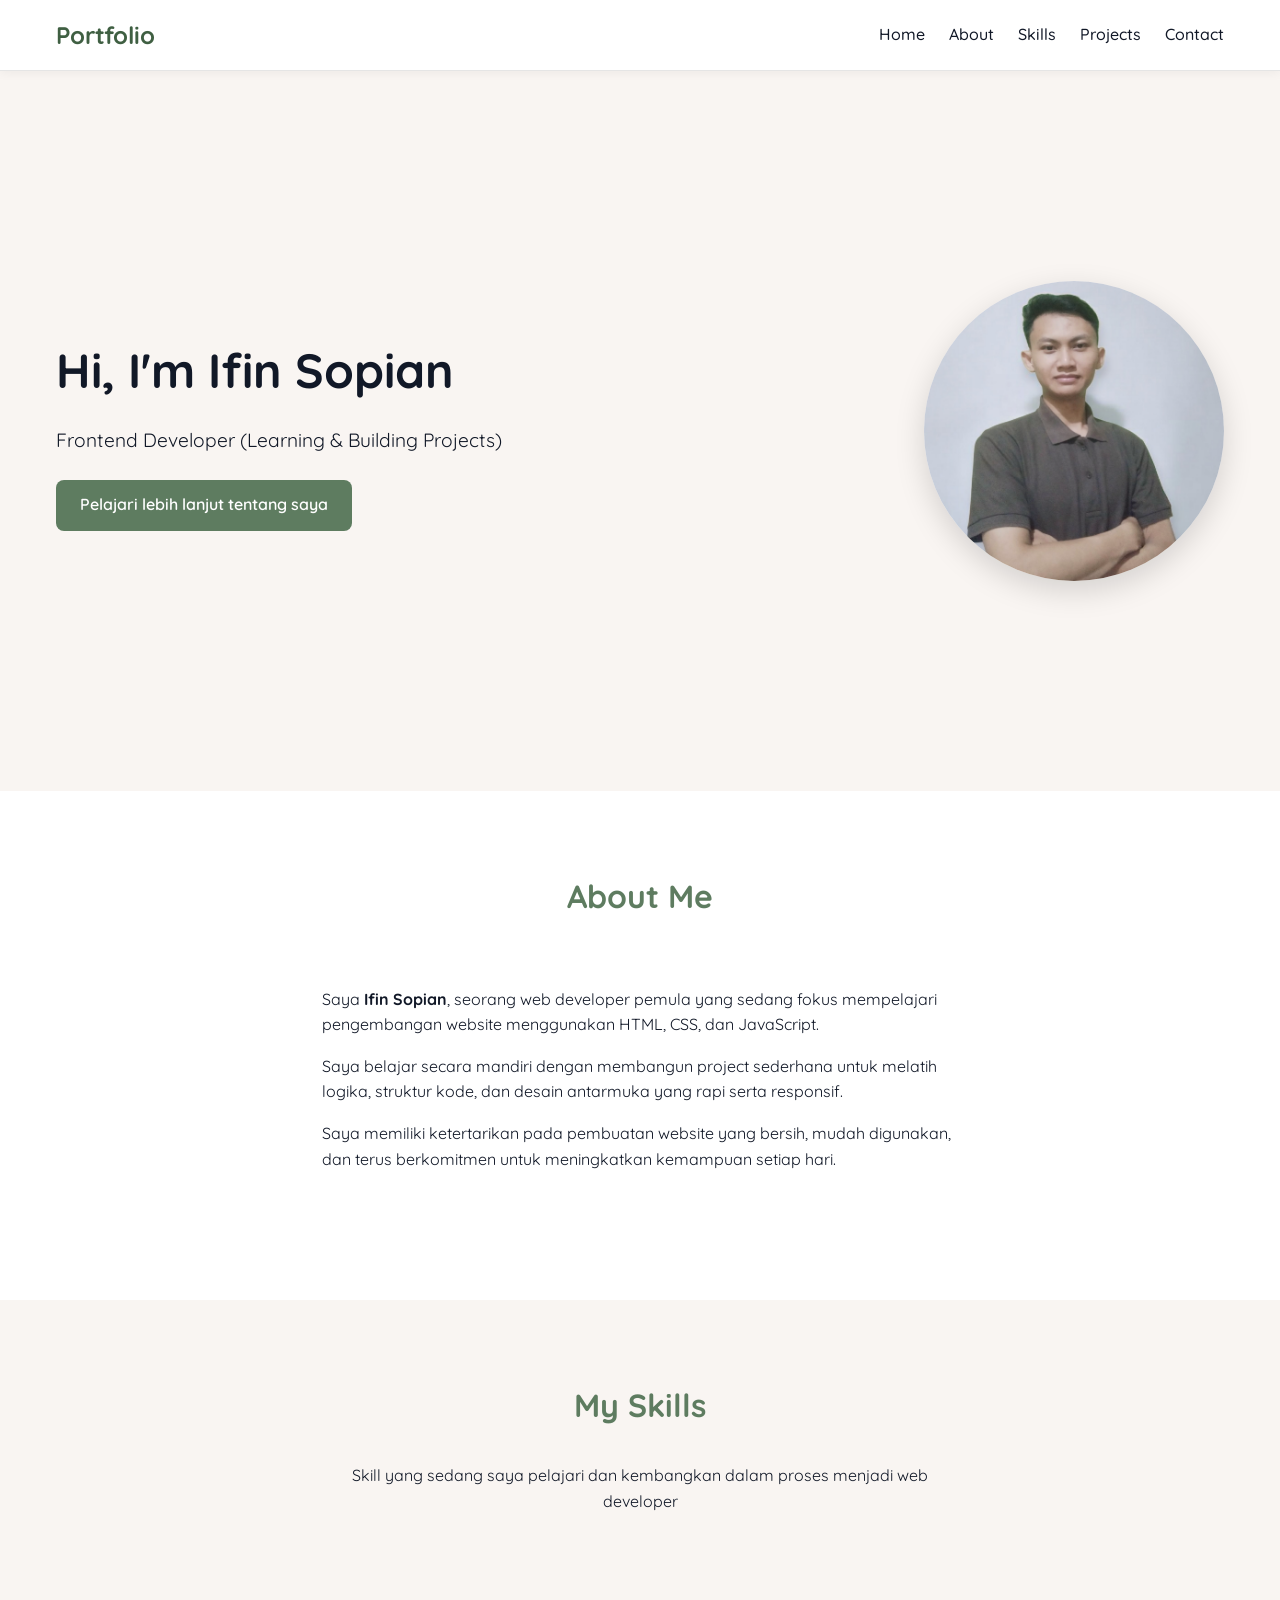
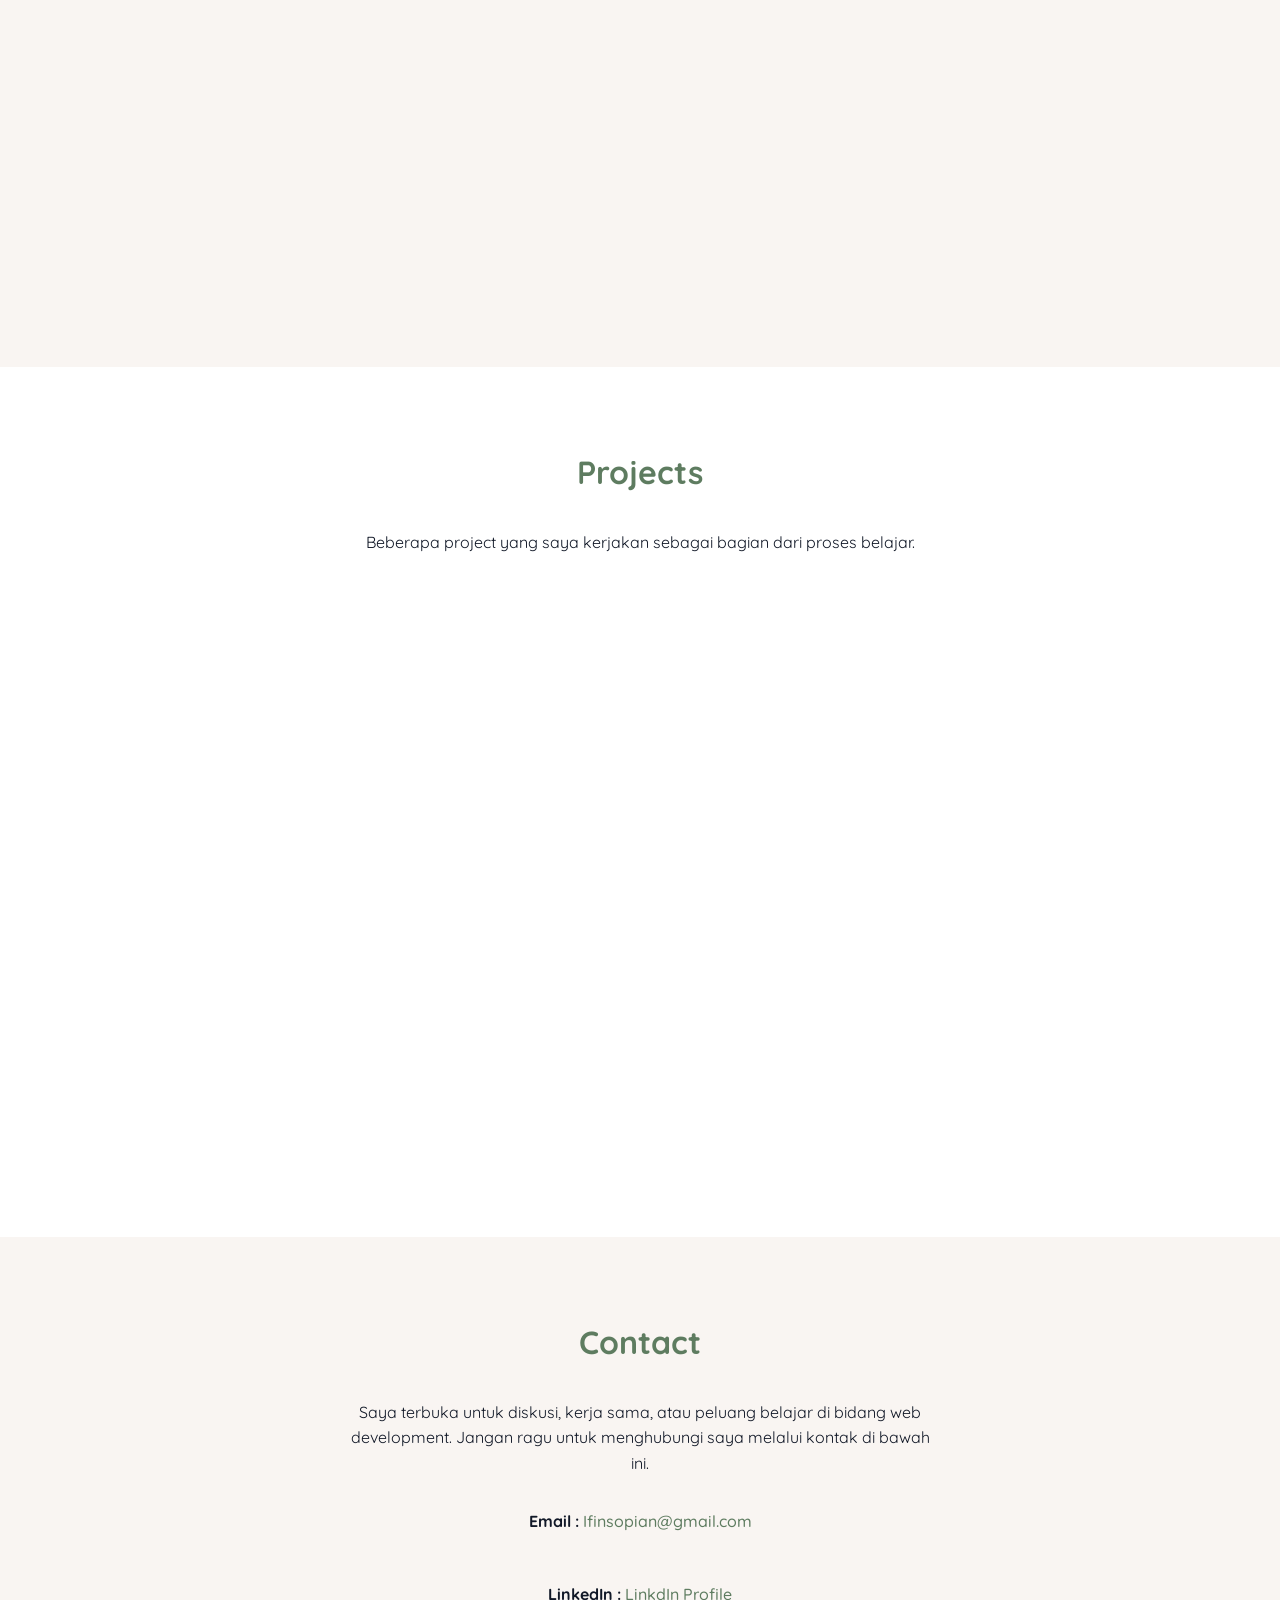
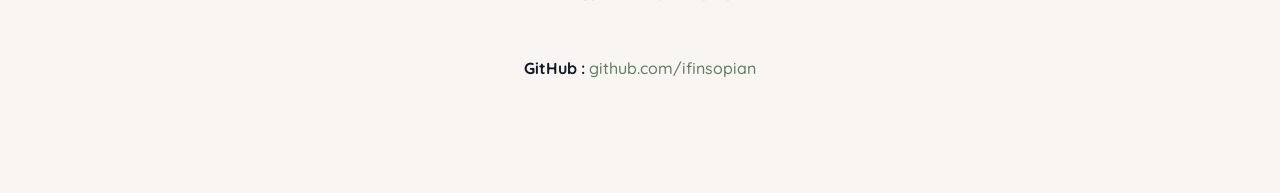
<file: index.html>
<!DOCTYPE html>
<html lang="id">
<head>
	<meta charset="utf-8">
	<meta name="viewport" content="width=device-width, initial-scale=1">
	<title>Ifin Sopian | Frontend Developer Portfolio</title>
	
	<!-- SEO -->
    <meta name="author" content="ifin sopian">
	<meta name="keywords" content="Frontend Developer, HTML CSS JavaScript, Web Developer Portfolio.">

    <!-- Favicon -->
    <link rel="icon" type="image/png" sizes="32x32" href="assets/icons/favicon.png">
    <link rel="apple-touch-icon" href="assets/icons/favicon.png">

	<!-- css -->
	<link rel="stylesheet" type="text/css" href="assets/css/style.css">
	<link rel="stylesheet" href="https://unpkg.com/aos@next/dist/aos.css" />

	<!-- google font -->
	<link rel="preconnect" href="https://fonts.googleapis.com">
	<link rel="preconnect" href="https://fonts.gstatic.com" crossorigin>
	<link href="https://fonts.googleapis.com/css2?family=Quicksand:wght@300..700&display=swap" rel="stylesheet">

	<!-- Open Graph -->
    <meta property="og:title" content="ifin sopian">
    <meta property="og:description" content="Frontend Developer, HTML CSS JavaScript, Web Developer Portfolio.">
    <meta property="og:image" content="assets/images/og-image.jpg">
    <meta property="og:type" content="website">
    <meta property="og:locale" content="id_ID">
    <meta property="og:url" content="https://ifinsopian.com">
</head>
<body>
	<header class="site-header">
		<div class="container header-container">
			<div class="logo">
				<a href="#hero" class="logo-text">Portfolio</a>
			</div>
			<!-- toggle hamburger menu-->
			<button class="nav-toggle" aria-label="toggle navigation">
				<span></span>
				<span></span>
				<span></span>
			</button>
			<!-- batas toggle -->
			<nav class="nav" aria-label="Main Navigation" >
				<!-- screen reader bisa membedakan jika ada 2 nav -->
				<ul class="nav-list">
					<li><a href="#hero">Home</a></li>
					<li><a href="#about">About</a></li>
					<li><a href="#skills">Skills</a></li>
					<li><a href="#projects">Projects</a></li>
					<li><a href="#contact">Contact</a></li>
				</ul>
			</nav>
		</div>
	</header>

	<main>
		<section id="hero" class="hero" aria-labelledby="hero-title">
			<div class="container hero-container">

				<div class="hero-text" data-aos="fade-up" data-aos-duration="300">
					<h1 class="title" id="hero-title">Hi, I'm <span>Ifin Sopian</span></h1>

					<p class="subtitle">Frontend Developer (Learning & Building Projects)</p>

					<a href="#about" class="btn-primary">Pelajari lebih lanjut tentang saya</a>
				</div>	

				<div class="hero-image" data-aos="fade-left" data-aos-duration="300">
					<img src="assets/images/hero.png" alt="Foto Ifin Sopian, Frontend Developer" loading="lazy">
				</div>

			</div>
		</section>

		<section id="about" class="about">
			<div class="container about-container">
				<h2 class="section-title">About Me</h2>

				<div class="about-content">
					<p>Saya <strong>Ifin Sopian</strong>, seorang web developer pemula yang sedang fokus mempelajari pengembangan website menggunakan HTML, CSS, dan JavaScript.</p>
					<p>Saya belajar secara mandiri dengan membangun project sederhana untuk melatih logika, struktur kode, dan desain antarmuka yang rapi serta responsif.</p>
					<p>Saya memiliki ketertarikan pada pembuatan website yang bersih, mudah digunakan, dan terus berkomitmen untuk meningkatkan kemampuan setiap hari.</p>	
				</div>
			</div>
		</section>

		<section id="skills" class="skills">
			<div class="container skills-container">

				<h2 class="section-title">My Skills</h2>
				<p class="section-description">Skill yang sedang saya pelajari dan kembangkan dalam proses menjadi web developer</p>

				<div class="skills-grid">
					<article class="skill-card" data-aos="fade-right" data-aos-duration="300">
						<h3>HTML</h3>
						<p class="skill-level">Level: Basic - Intermediate</p>
						<ul>
							<li>Menyusun struktur halaman website dengan rapi</li>
							<li>Menggunakan semantic HTML untuk meningkatkan keterbacaan struktur</li>
							<li>Menghubungkan halaman dan section menggunakan anchor</li>
						</ul>
					</article>

					<article class="skill-card" data-aos="fade-up" data-aos-duration="300">
						<h3>CSS</h3>
						<p class="skill-level">Level: Basic - Intermediate</p>
						<ul>
							<li>Mengatur layout menggunakan Flexbox</li>
							<li>Membuat tampilan website yang responsif</li>
							<li>Menerapkan hover, transition, dan styling dasar antarmuka</li>
						</ul>	
					</article>

					<article class="skill-card" data-aos="fade-left" data-aos-duration="300">
						<h3>JavaScript</h3>
						<p class="skill-level">Level: Basic - Intermediate</p>
						<ul>
							<li>Melakukan manipulasi DOM sederhana</li>
							<li>Menggunakan event dasar seperti click</li>
							<li>Menerapkan logika sederhana untuk interaksi pengguna</li>
						</ul>
					</article>
				</div>

			</div>
		</section>

		<section id="projects" class="projects">
			<div class="container projects-container">

				<h2 class="section-title">Projects</h2>
				<p class="section-description">Beberapa project yang saya kerjakan sebagai bagian dari proses belajar.</p>

				<div class="project-grid">
				<article class="project-card" data-aos="zoom-in" data-aos-duration="300">
					<div class="project-image">
						<img src="assets/images/projects/my-portfolio.png" alt="Personal Portfolio Website" loading="lazy">
					</div>

					<div class="project-content">
						<h3>Personal Portfolio Website</h3>
						<p class="project-status">Status: In Progress</p>

						<p>Website portfolio pribadi yang saya bangun dari nol menggunakan HTML dan CSS untuk melatih struktur halaman, layout, dan tampilan responsif.</p>
						<p><strong>Tech Stack:</strong> HTML, CSS, JavaScript</p>
					</div>
				</article>

				<article class="project-card" data-aos="zoom-in" data-aos-duration="300">
					<div class="project-image">
						<img src="assets/images/projects/startupx-landing-page.png" alt="Startupx-Landing-Page" loading="lazy">
					</div>

					<div class="project-content">
						<h3>Startupx Landing Page</h3>
						<p class="project-status">Status: In Progress</p>

						<p>StartUpX adalah landing page startup modern yang dibuat menggunakan HTML, CSS, dan JavaScript dengan desain responsif dan tampilan UI yang bersih.</p>
						<p><strong>Tech Stack:</strong> HTML, CSS, JavaScript</p>
					</div>
				</article>
				</div>

			</div>
		</section>

		<section id="contact" class="contact">
			<div class="container contact-container">
				<h2 class="section-title">Contact</h2>
				<p>Saya terbuka untuk diskusi, kerja sama, atau peluang belajar di bidang web development. Jangan ragu untuk menghubungi saya melalui kontak di bawah ini.</p>

				<address class="contact-info">
					<p>
						<strong>Email :</strong>
						<a href="mailto:ifinsopian@gmail.com">Ifinsopian@gmail.com</a>
					</p>
					<p>
						<strong>LinkedIn :</strong>
						<a href="..." target="_blank" rel="noopener noreferrer">LinkdIn Profile</a>
					</p>
					<p>
						<strong>GitHub :</strong>
						<!-- pakai rel kalau link eksternal ada target _blank keamanan dan privacy-->
						<a href="..." target="_blank" rel="noopener noreferrer">github.com/ifinsopian</a>
					</p>
				</address>
			</div>
		</section>
	</main>

	<script>
		const toggle = document.querySelector(".nav-toggle");
		const nav = document.querySelector(".nav-list");

		toggle.addEventListener("click", () => {
			nav.classList.toggle("active");
			toggle.classList.toggle("active");
		});
	</script>
	  <script src="https://unpkg.com/aos@next/dist/aos.js"></script>
  <script>
    AOS.init();
  </script>
</body>
</html>
</file>
<file: assets/css/style.css>
/* CSS BASED */
*,
*::before,
*::after{
	box-sizing: border-box;
}

*{
	margin: 0;
	padding: 0;
}

:root{
	/* warna utama brand = tombol utama, highlight, icon penting, navbar */
    --color-primary: #5e7c60;
    --color-primary-hover: #3f5f42;

    --color-background: #f9f5f2;
    /* permukaan elemen di atas background = card, box, form, container kecil */
    --color-surface: #ffffff;

    --color-text: #111827;
    /* pelengkap = icon, garis dekorasi, badge, hightlight kecil */
    --color-accent: #81c784;

    /* Typography */
    --font-family-base: 'Quicksand', sans-serif;

    /* Spacing */
    --space-xs: 0.5rem;
    --space-sm: 1rem;
    --space-md: 1.5rem;
    --space-lg: 3rem;
    --space-xl: 5rem;

    /* Radius */
    --radius-md: 8px;

    /* Transition */
    --transition-fast: 0.2s ease;
    --transition-normal: 0.3s ease;
}

html{
	scroll-behavior: smooth;
	/*overflow-x: hidden;*/
}

body{
	font-family: var(--font-family-base);
	line-height: 1.6;
	background-color: var(--color-background);
	color: var(--color-text);
	/* tambahan */
	display: flex;
	flex-direction: column;
	overflow-x: hidden;
}

.container{
	width: 100%;
	max-width: 1200px;
	margin-inline: auto;
	padding-inline: var(--space-sm);
}

section{
	padding-block: var(--space-xl);
	/*scroll-margin-top: 70px;*/
}

h1,h2,h3,h4{
	color: inherit;
	font-weight: 700;
}

h1{
	font-size: 3rem;
}

h2{
	font-size: 2rem;
	margin-bottom: var(--space-md);
}

h3{
	font-size: 1.4rem;
	margin-bottom: var(--space-sm);
}

p{
	margin-bottom: var(--space-sm);
}

img{
	max-width: 100%;
	display: block;
	height: auto;
	/* max-width → gambar tidak overflow
	display block → menghilangkan gap bawah */
}

a{
	text-decoration: none;
	color: inherit;
	transition: color var(--transition-fast);
}

.btn-primary{
	display: inline-block;
	padding: 0.8rem 1.5rem;
	background-color: var(--color-primary);
	color: #fff;
	border-radius: var(--radius-md);
	font-weight: 600;
	transition: background-color var(--transition-normal), transform var(--transition-fast);
	cursor: pointer;
}

.btn-primary:hover{
	background-color: var(--color-primary-hover);
	transform: translateY(-2px);
}

input,
textarea,
button,
select{
	font: inherit;
}

ul,
ol{
	list-style: none;
}

button{
	border: none;
	background: none;
	cursor: pointer;
}
/* END CSS BASED */
/* toggle */
.nav-toggle{
	display: none;
	background: none;
	border: none;
	font-size: 1.8rem;
	cursor: pointer;
}

.nav-toggle span{
	display: block;
	width: 25px;
	height: 3px;
	background: #111827;
	margin: 5px 0;
	transition: 0.3s;
	border-radius: 2px;
}

.nav-toggle.active span:nth-child(1){
	transform: rotate(45deg)translate(5px, 5px);
}

.nav-toggle.active span:nth-child(2){
	opacity: 0;
}

.nav-toggle.active span:nth-child(3){
	transform: rotate(-45deg)translate(6px, -6px);
}
/* end toggle */
/*SECTION NAVBAR*/
.logo-text{
	font-size: 1.5rem;
	font-weight: 700;
	color: #3f5f42;
}

.site-header{
	position: sticky;
	top: 0;
	background-color: var(--color-surface);
	z-index: 999;
	border-bottom: 1px solid #e5e5e5;
	box-shadow: 0 2px 10px rgba(0, 0, 0, 0.05);
}

.header-container{
	display: flex;
	justify-content: space-between;
	align-items: center;
	padding-block: var(--space-sm);
}

.nav-list{
	display: flex;
	gap: var(--space-md);
}

.nav-list a{
	font-weight: 500;
	position: relative;
}

.nav-list a:hover{
	color: var(--color-primary);
}

.nav-list a::after{
	content: "";
	position: absolute;
	left: 0;
	bottom: -4px;

	width: 100%;
	height: 2px;

	background-color: var(--color-primary);

	transform: scaleX(0);
	transform-origin: left;
	transition: transform var(--transition-normal);
}

.nav-list a:hover::after{
	transform: scaleX(1);
}

section{
	overflow: hidden;
}
/* END SECTION NAVBAR */

/*SECTION HERO*/
.hero{
	background-color: var(--color-background);
	min-height: 80vh;
	display: flex;
	align-items: center;
	overflow: hidden;
}

.hero-container{
	display: flex;
	align-items: center;
	gap: var(--space-lg);
}

.hero-text{
	flex: 1;
}

.hero-text p{
	margin-bottom: var(--space-md);
	max-width: 500px;
}

.hero-image img{
	width: 300px;
	border-radius: 100%;
	height: auto;
	box-shadow: 0 10px 30px rgba(0, 0, 0, 0.15);
}

.subtitle{
	margin: 1rem 0 2rem;
	font-size: 1.2rem;
}

/* END SECTION HERO */

/* SECTION ABOUT */
.about{
	background-color: var(--color-surface);
}

.about-content{
	max-width: 700px;
	/* ukuran ideal untuk membaca paragraf di web */
	margin: 0 auto;
	text-align: left;
	flex: 1;
	padding: 2rem;
}

/* END SECTION ABOUT */

/* SECTION SKILLS */
.skills{
	background-color: var(--color-background);
}

.section-title{
	text-align: center;
	margin-bottom: 2rem;
	color: var(--color-primary);
}

.section-description{
	text-align: center;
	max-width: 600px;
	margin: 0 auto 3rem;
}

.skills-grid{
	display: grid;
	grid-template-columns: repeat(3,1fr);
	gap: 2rem;
}

.skill-card{
	background-color: white;
	padding: 2rem;
	border-radius: 12px;
	box-shadow: 0 8px 20px rgba(0, 0, 0, 0.08);
	transition: transform 0.2s ease, box-shadow 0.2s ease;
}

.skill-card:hover{
	transform: translateY(-5px);
	box-shadow: 0 15px 35px rgba(0, 0, 0, 0.15);
}

.skill-card h3{
	color: var(--color-primary);
	margin-bottom: 0.5rem;
}

.skill-level{
	font-size: 0.9rem;
	margin-bottom: 1rem;
}

.skill-card ul{
	padding-left: 1.2rem;
}

.skill-card li{
	margin-bottom: 0.5rem;
}
/* END SECTION SKILLS */

/*SECTION PROJECTS*/
.projects{
	background-color: var(--color-surface);
}

.project-grid{
	display: grid;
	grid-template-columns: repeat(2,1fr);
	gap: 2rem;
}

.project-card{	
	align-items: center;

	background-color: var(--color-background);
	padding: 2rem;
	border-radius: 12px;

	box-shadow: 0 8px 20px rgba(0, 0, 0, 0.05);
	transition: transform 0.25s ease, box-shadow 0.25s ease;

	flex-wrap: wrap;
}

.project-image img{
	width: 100%;
	border-radius: 10px;
	display: block;
	margin-bottom: var(--space-sm);
}

.project-content h3{
	margin-top: 0;
}

.project-status{
	color: #5e7c60;
	font-weight: 600;
	margin-bottom: 0.5rem;
}

.project-card:hover{
	transform: translateY(-6px);
	box-shadow: 0 18px 40px rgba(0, 0, 0, 0.1);
}
/* END SECTION PROJECTS */

/*SECTION CONTACT*/
.contact{
	text-align: center;
}

.contact p{
	max-width: 600px;
	margin: 0 auto 2rem;
}

.contact-info{
	display: flex;
	flex-direction: column;
	gap: 1rem;
	align-items: center;

}

.contact-info a{
	color: #5e7c60;
	text-decoration: none;
	font-weight: 500;
	transition: color 0.2s ease;
}

.contact-info a:hover{
	color: #3f5f42;
	text-decoration: underline;
}

.contact-info{
	font-style: normal;
}
/* END SECTION CONTACT */

/* RESPONSIVE */

@media (max-width: 768px){
	.header-container{
		display: flex;
		align-items: center;
	}
	.nav-toggle{
		display: block;
		margin-left: auto;
	}

	.nav-list{
		display: none;
		position: absolute;
		width: 100%;
		top: 100%;
		left: 0;
		width: 100%;
		left: 0;
		background: #fff;
		padding: 1rem 0;
		box-shadow: 0 10px 20px rgba(0, 0, 0, 0.08);
	}

	.nav-list a{
		display: block;
		width: 100%;
		text-align: center;
		padding: 0.8rem 0;
	}
	.nav-list.active{
		display: block;
	}
	.nav-list ul{
		flex-direction: column;
		gap: 1rem;
		align-items: center;
	}
	/*hero*/
	.hero-container{
		flex-direction: column-reverse;
		text-align: center;
	}
	.hero-image img{
		width: 220px;
	}
	.hero-text{
		max-width: 100%;
	}

	/* skills */
	.skills-grid{
		grid-template-columns: 1fr;
	}

	/* projects */
	.project-grid{
		grid-template-columns: 1fr;
	}
	.project-card{
		flex-direction: column;
		text-align: center;
	}
	.project-image img{
		max-width: 100%;
	}
}

@media (max-width: 576px){
/*KECILKAN FONT DAN SPASI*/
	/*hero*/
h1{
	font-size: 2.2rem;
}
.hero{
	gap: 2rem;
}
.hero-image img{
	width: 180px;
}

/* contact */
#contact p{
	padding: 0 1rem;
}
.contact-info{
	padding: 1.5rem;
}
}
</file>
